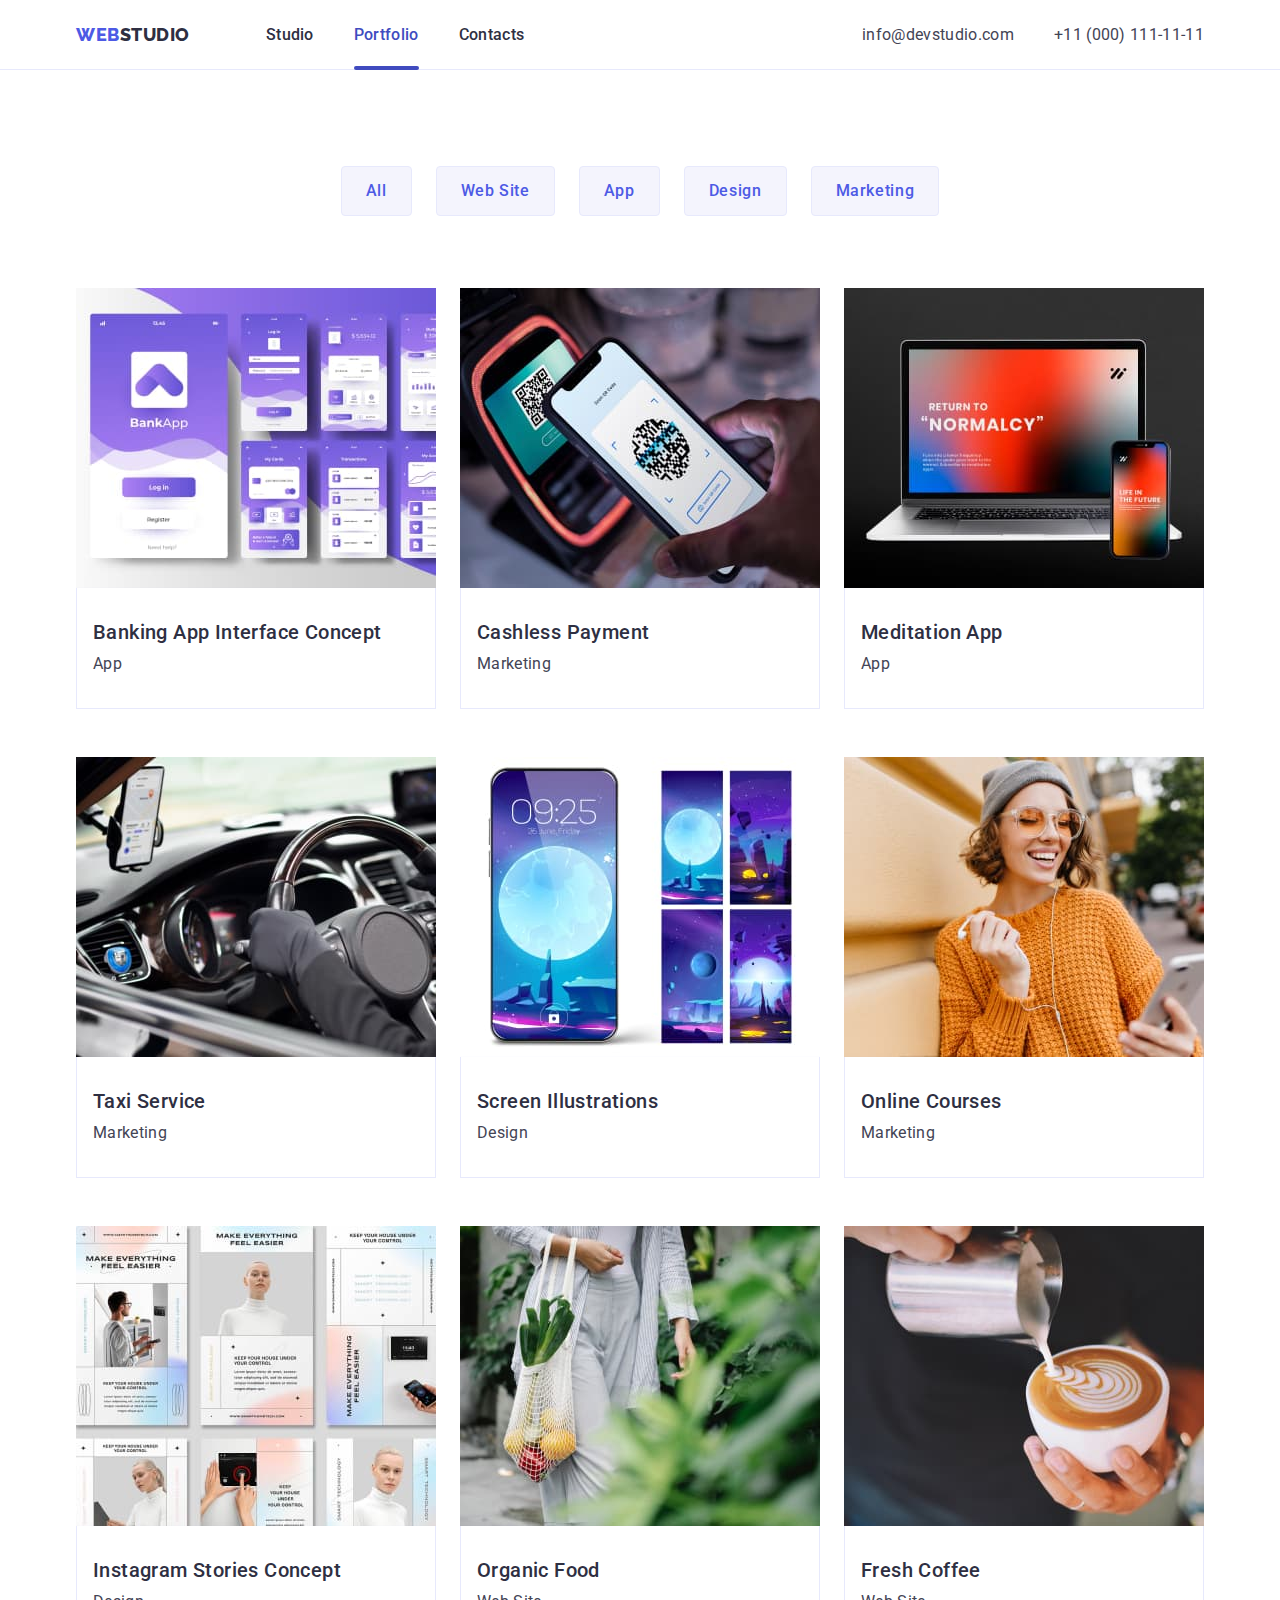
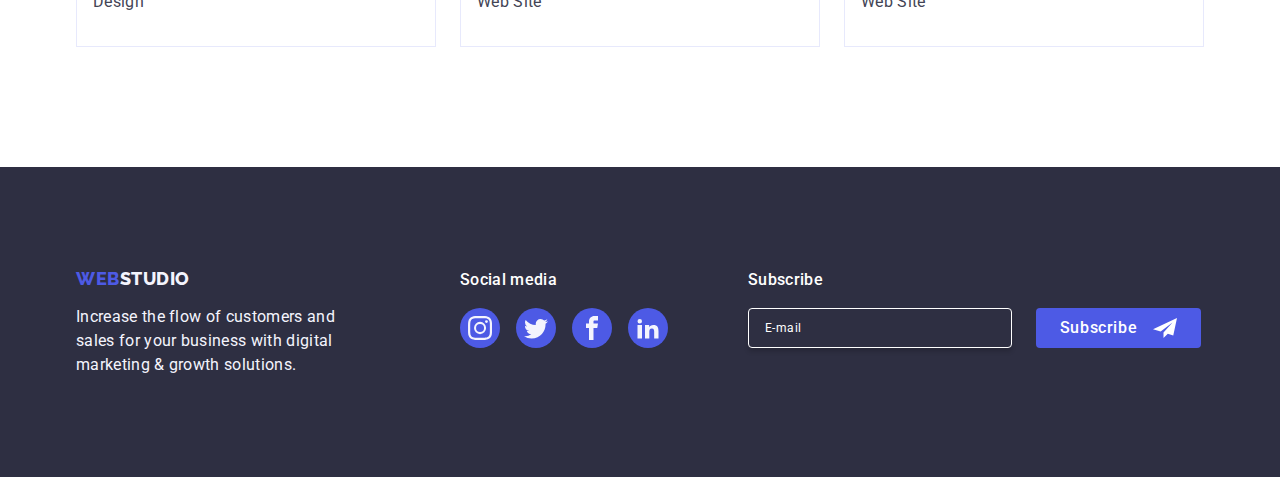
<file: portfolio.html>
<!DOCTYPE html>
<html lang="en">
  <head>
    <meta charset="UTF-8" />
    <meta name="viewport" content="width=device-width, initial-scale=1.0" />
    <title>Portfolio</title>
    <link rel="preconnect" href="https://fonts.googleapis.com" />
    <link rel="preconnect" href="https://fonts.gstatic.com" crossorigin />
    <link
      rel="stylesheet"
      href="https://cdnjs.cloudflare.com/ajax/libs/modern-normalize/1.0.0/modern-normalize.min.css"
    />
    <link
      href="https://fonts.googleapis.com/css2?family=Raleway:wght@800&family=Roboto:wght@400;500;700;900&display=swap"
      rel="stylesheet"
    />

    <link href="css/styles.css" rel="stylesheet" />
  </head>

  <body>
    <header class="header-container">
      <div class="header-position">
        <nav class="nav">
          <a href="./index.html" class="logo"
            ><span class="web-hover"> Web</span>
            <span class="studio-highlight">Studio</span></a
          >

          <ul class="nav-menu">
            <li>
              <a class="nav-menu-link" href="./index.html">Studio</a>
            </li>
            <li>
              <a class="nav-menu-link link-active" href="./portfolio.html"
                >Portfolio</a
              >
            </li>
            <li>
              <a class="nav-menu-link" href="">Contacts</a>
            </li>
          </ul>
        </nav>

        <address>
          <ul class="nav-menu">
            <li>
              <a class="contact-link" href="mailto:info@devstudio.com"
                >info@devstudio.com</a
              >
            </li>
            <li>
              <a class="contact-link" href="tel:+110001111111"
                >+11 (000) 111-11-11</a
              >
            </li>
          </ul>
        </address>
      </div>
    </header>

    <main class="background">
      <section class="section-portfolio">
        <div class="container">
          <h1 class="visually-hidden">...</h1>
          <ul class="nav-button">
            <li><button class="button-style" type="button">All</button></li>
            <li>
              <button class="button-style" type="button">Web Site</button>
            </li>
            <li><button class="button-style" type="button">App</button></li>
            <li><button class="button-style" type="button">Design</button></li>
            <li>
              <button class="button-style" type="button">Marketing</button>
            </li>
          </ul>

          <ul class="list">
            <li class="list-style-portfolio">
              <a class="link-decoration" href="">
                <div class="overlay-link">
                  <img
                    src="./images/bank_app.jpg"
                    width="360"
                    height="300"
                    alt="Bank aplications"
                  />
                  <p class="overlay-text">
                    14 Stylish and User-Friendly App Design Concepts · Task
                    Manager App · Calorie Tracker App · Exotic Fruit Ecommerce
                    App · Cloud Storage App
                  </p>
                </div>
                <div class="link-style">
                  <h2 class="photo-list-name">Banking App Interface Concept</h2>
                  <p class="photo-list-type">App</p>
                </div>
              </a>
            </li>

            <li class="list-style-portfolio">
              <a class="link-decoration" href="">
                <div class="overlay-link">
                  <img
                    src="./images/telefon.jpg"
                    width="360"
                    height="300"
                    alt="Payment by mobilephone"
                  />
                  <p class="overlay-text">
                    14 Stylish and User-Friendly App Design Concepts · Task
                    Manager App · Calorie Tracker App · Exotic Fruit Ecommerce
                    App · Cloud Storage App
                  </p>
                </div>
                <div class="link-style">
                  <h2 class="photo-list-name">Cashless Payment</h2>
                  <p class="photo-list-type">Marketing</p>
                </div>
              </a>
            </li>
            <li class="list-style-portfolio">
              <a class="link-decoration" href="">
                <div class="overlay-link">
                  <img
                    src="./images/laptop.jpg"
                    width="360"
                    height="300"
                    alt="Laptop
            and mobilephone"
                  />
                  <p class="overlay-text">
                    14 Stylish and User-Friendly App Design Concepts · Task
                    Manager App · Calorie Tracker App · Exotic Fruit Ecommerce
                    App · Cloud Storage App
                  </p>
                </div>
                <div class="link-style">
                  <h2 class="photo-list-name">Meditation App</h2>
                  <p class="photo-list-type">App</p>
                </div>
              </a>
            </li>
            <li class="list-style-portfolio">
              <a class="link-decoration" href="">
                <div class="overlay-link">
                  <img
                    src="./images/taxi.jpg"
                    width="360"
                    height="300"
                    alt="Car inside"
                  />
                  <p class="overlay-text">
                    14 Stylish and User-Friendly App Design Concepts · Task
                    Manager App · Calorie Tracker App · Exotic Fruit Ecommerce
                    App · Cloud Storage App
                  </p>
                </div>
                <div class="link-style">
                  <h2 class="photo-list-name">Taxi Service</h2>
                  <p class="photo-list-type">Marketing</p>
                </div>
              </a>
            </li>
            <li class="list-style-portfolio">
              <a class="link-decoration" href="">
                <div class="overlay-link">
                  <img
                    src="./images/ekrany.jpg"
                    width="360"
                    height="300"
                    alt="Screens"
                  />
                  <p class="overlay-text">
                    14 Stylish and User-Friendly App Design Concepts · Task
                    Manager App · Calorie Tracker App · Exotic Fruit Ecommerce
                    App · Cloud Storage App
                  </p>
                </div>
                <div class="link-style">
                  <h2 class="photo-list-name">Screen Illustrations</h2>
                  <p class="photo-list-type">Design</p>
                </div>
              </a>
            </li>
            <li class="list-style-portfolio">
              <a class="link-decoration" href="">
                <div class="overlay-link">
                  <img
                    src="./images/baba.jpg"
                    width="360"
                    height="300"
                    alt="Young women in orange sweater"
                  />
                  <p class="overlay-text">
                    14 Stylish and User-Friendly App Design Concepts · Task
                    Manager App · Calorie Tracker App · Exotic Fruit Ecommerce
                    App · Cloud Storage App
                  </p>
                </div>
                <div class="link-style">
                  <h2 class="photo-list-name">Online Courses</h2>
                  <p class="photo-list-type">Marketing</p>
                </div>
              </a>
            </li>
            <li class="list-style-portfolio">
              <a class="link-decoration" href="">
                <div class="overlay-link">
                  <img
                    src="./images/ludzie.jpg"
                    width="360"
                    height="300"
                    alt="People miniatures"
                  />
                  <p class="overlay-text">
                    14 Stylish and User-Friendly App Design Concepts · Task
                    Manager App · Calorie Tracker App · Exotic Fruit Ecommerce
                    App · Cloud Storage App
                  </p>
                </div>
                <div class="link-style">
                  <h2 class="photo-list-name">Instagram Stories Concept</h2>
                  <p class="photo-list-type">Design</p>
                </div>
              </a>
            </li>
            <li class="list-style-portfolio">
              <a class="link-decoration" href="">
                <div class="overlay-link">
                  <img
                    src="./images/zakupy.jpg"
                    width="360"
                    height="300"
                    alt="Organic food in the bag"
                  />
                  <p class="overlay-text">
                    14 Stylish and User-Friendly App Design Concepts · Task
                    Manager App · Calorie Tracker App · Exotic Fruit Ecommerce
                    App · Cloud Storage App
                  </p>
                </div>
                <div class="link-style">
                  <h2 class="photo-list-name">Organic Food</h2>
                  <p class="photo-list-type">Web Site</p>
                </div>
              </a>
            </li>
            <li class="list-style-portfolio">
              <a class="link-decoration" href="">
                <div class="overlay-link">
                  <img
                    src="./images/kawa.jpg"
                    width="360"
                    height="300"
                    alt="Coffee with milk"
                  />
                  <p class="overlay-text">
                    14 Stylish and User-Friendly App Design Concepts · Task
                    Manager App · Calorie Tracker App · Exotic Fruit Ecommerce
                    App · Cloud Storage App
                  </p>
                </div>
                <div class="link-style">
                  <h2 class="photo-list-name">Fresh Coffee</h2>

                  <p class="photo-list-type">Web Site</p>
                </div>
              </a>
            </li>
          </ul>
        </div>
      </section>
    </main>

    <footer class="footer-container">
      <div class="footer-position">
        <div class="footer-logo-wrapper">
          <a href="./index.html" class="logo-footer">
            <span class="web-hover"> Web</span
            ><span class="footer-highlight">Studio</span></a
          >
          <p class="footer-text">
            Increase the flow of customers and sales for your business with
            digital marketing & growth solutions.
          </p>
        </div>
        <div>
          <p class="social-text">Social media</p>
          <ul class="footer-social-position">
            <li class="footer-social-icon">
              <a class="footer-social-link" href="">
                <svg width="24" height="24" class="footer-social-icon-color">
                  <use href="./images/icons.svg#icon-instagram-2"></use>
                </svg>
              </a>
            </li>
            <li class="footer-social-icon">
              <a class="footer-social-link" href="">
                <svg width="24" height="24" class="footer-social-icon-color">
                  <use href="./images/icons.svg#icon-twitter"></use>
                </svg>
              </a>
            </li>
            <li class="footer-social-icon">
              <a class="footer-social-link" href="">
                <svg width="24" height="24" class="footer-social-icon-color">
                  <use href="./images/icons.svg#icon-facebook"></use>
                </svg>
              </a>
            </li>
            <li class="footer-social-icon">
              <a class="footer-social-link" href="">
                <svg width="24" height="24" class="footer-social-icon-color">
                  <use href="./images/icons.svg#icon-linkedin2"></use>
                </svg>
              </a>
            </li>
          </ul>
        </div>
        <div class="form-container">
          <p class="subscribe">Subscribe</p>
          <form class="form-subscribe">
            <label class="label-email">
              <input
                class="input-email"
                name="mail"
                type="email"
                placeholder="E-mail"
                required
              />
            </label>
            <button class="button-subscribe" type="submit">
              Subscribe
              <svg class="frame" width="24" height="24">
                <use href="./images/contact.svg#icon-Frame-3"></use>
              </svg>
            </button>
          </form>
        </div>
      </div>
    </footer>
    <script src="./js/modal.js"></script>
  </body>
</html>
</file>
<file: css/styles.css>
:root {
  --color-iris: #4d5ae5;
  --color-ocean: #404bbf;
  --color-navyblue: #2e2f42;
  --color-slate: #434455;
  --color-white: white;
  --color-cloud: #f4f4fd;
  --color-green: #31d0aa;
  --color-light-slate: #8e8f99;
  --color-cornflower: #e7e9fc;
}

* {
  box-sizing: border-box;
  margin: 0;
  padding: 0;
}

.visually-hidden {
  position: absolute;
  width: 1px;
  height: 1px;
  margin: -1px;
  border: 0;
  padding: 0;
  white-space: nowrap;
  clip-path: inset(100%);
  clip: rect(0 0 0 0);
  overflow: hidden;
}

img {
  display: block;
  max-width: 100%;
  height: auto;
}

.header-container {
  border-bottom: 1px solid #e7e9fc;
  background-color: var(--color-white);
  box-shadow: 0px 2px 1px rgba(46, 47, 66, 0.08),
    0px 1px 1px rgba(46, 47, 66, 0.16), 0px 1px 6px rgba(46, 47, 66, 0.08);
}

.header-position {
  padding: 0 15px;
  max-width: 1158px;
  margin: 0 auto;
  display: flex;
  align-items: center;
  justify-content: space-between;
}

.container {
  padding: 0 15px;
  margin: 0 auto;
  max-width: 1158px;
}

.nav {
  display: flex;
  align-items: center;
}

.nav-menu {
  list-style: none;
  display: flex;
  gap: 40px;
  align-items: center;
}

.nav-menu-link {
  color: var(--color-navyblue);
  font-weight: 500;
  line-height: 1.5;
  letter-spacing: 0.02em;
  padding: 24px 0;
  text-decoration: none;
  transition: color 250ms cubic-bezier(0.4, 0, 0.2, 1);
}

.link-active {
  position: relative;
  color: var(--color-ocean);
}

.link-active::after {
  content: "";
  width: 100%;
  height: 4px;
  border-radius: 2px;
  background: var(--OCEAN, #404bbf);
  display: block;
  margin-top: 20px;
  position: absolute;
  left: 0;
  bottom: -2px;
}

.nav-menu-link:hover,
.nav-menu-link:focus {
  color: var(--color-ocean);
}

.logo {
  font-family: Raleway, sans-serif;
  font-size: 18px;
  font-weight: 800;
  line-height: 1.17;
  letter-spacing: 0.03em;
  color: var(--color-iris);
  text-transform: uppercase;
  margin-right: 76px;
  padding-top: 24px;
  padding-bottom: 24px;
  display: flex;
  text-decoration: none;
}
.web-hover:hover,
.web-hover:focus {
  color: var(--color-ocean);
}

.studio-highlight {
  color: var(--color-navyblue);
}

.header-list {
  font-size: 20px;
  font-weight: 500;
  color: var(--color-navyblue);
  line-height: 1.2;
  letter-spacing: 0.02em;
  margin-bottom: 8px;
}

.header-list-type {
  font-size: 16px;
  line-height: 1.5;
  letter-spacing: 0.02em;
  color: var(--color-slate);
}

.contact-link {
  color: var(--color-slate);
  font-style: normal;
  line-height: 1.5;
  letter-spacing: 0.02em;
  text-decoration: none;
  transition: color 250ms cubic-bezier(0.4, 0, 0.2, 1);
}

.contact-link:hover,
.contact-link:focus {
  color: var(--color-ocean);
}

.layered-background {
  margin: auto;
  background-color: var(--color-navyblue);
  padding: 188px 0;
  max-width: 1440px;
  background-repeat: no-repeat;
  background-position: center;
  background-size: cover;
  background-image: linear-gradient(
      rgba(46, 47, 66, 0.7),
      rgba(46, 47, 66, 0.7)
    ),
    url(../images/people-office.jpg);
}

.header-index {
  color: var(--WHITE, #fff);
  text-align: center;
  font-size: 56px;
  line-height: 1.07;
  letter-spacing: 0.02em;
  max-width: 496px;
  margin: 0 auto;
  padding-bottom: 48px;
}

.button-header {
  color: var(--color-white);
  font-family: "Roboto", sans-serif;
  font-size: 16px;
  font-weight: 500;
  line-height: 1.5;
  letter-spacing: 0.04em;
  background-color: var(--color-iris);
  cursor: pointer;
  display: block;
  justify-content: center;
  min-width: 169px;
  height: 56px;
  border: none;
  border-radius: 4px;
  margin: 0 auto;
  transition: background-color 250ms cubic-bezier(0.4, 0, 0.2, 1);
}

.button-header:hover,
.button-header:focus,
.button-style:hover,
.button-style:focus {
  background: var(--color-ocean);
  color: var(--color-white);
  border: 1px solid transparent;
  box-shadow: 0px 2px 2px 0px rgba(0, 0, 0, 0.12),
    0px 2px 1px 0px rgba(0, 0, 0, 0.08), 0px 3px 1px 0px rgba(0, 0, 0, 0.1);
}

button {
  cursor: pointer;
  border: none;
  border-radius: 4px;
}

.nav-button {
  display: flex;
  list-style: none;
  margin: 0;
  padding-left: 0;
  justify-content: center;
  gap: 24px;
  margin-bottom: 72px;
}

.button-style {
  font-family: "Roboto", sans-serif;
  font-weight: 500;
  font-size: 16px;
  line-height: 1.5;
  letter-spacing: 0.04em;
  color: var(--color-iris);
  background: var(--color-cloud);
  cursor: pointer;
  padding: 12px 24px;
  border: 1px solid #e7e9fc;
  transition: color 250ms cubic-bezier(0.4, 0, 0.2, 1),
    background-color 250ms cubic-bezier(0.4, 0, 0.2, 1),
    border-color 250ms cubic-bezier(0.4, 0, 0.2, 1),
    box-shadow 250ms cubic-bezier(0.4, 0, 0.2, 1);
}

.section-two,
.section-five {
  padding: 120px 0;
}

.section-tree {
  padding-bottom: 120px;
}

.list-wrapper {
  display: flex;
  list-style: none;
  gap: 24px;
}

.list-style {
  flex-basis: calc((100% - 72px) / 4);
  max-width: calc((100% - 72px) / 4);
}

.icon-list-wrapper {
  display: flex;
  align-items: center;
  justify-content: center;
  height: 112px;
  background-color: var(--color-cloud);
  border-radius: 4px;
  margin-bottom: 8px;
}

.icon-list {
  width: 64px;
  height: 64px;
}

body {
  font-family: "Roboto", sans-serif;
  color: #434455;
  line-height: 1.6;
  background-color: var(--color-white);
}

.background {
  background-color: var(--color-white);
}

.title-style {
  font-size: 36px;
  font-weight: 700;
  line-height: 1.11;
  letter-spacing: 0.02em;
  color: var(--color-navyblue);
  text-transform: capitalize;
  margin-bottom: 72px;
}

.photo-item {
  flex-basis: calc((100% - 3 * 16px) / 3);
}

.location {
  text-align: center;
}

.section-four {
  background-color: var(--color-cloud);
  padding-top: 120px;
  padding-bottom: 120px;
}

.section-list-style {
  background-color: var(--color-white);
  flex-basis: calc((100% - 3 * 24px) / 4);
  border-radius: 0px 0px 4px 4px;
  box-shadow: 0px 2px 1px 0px rgba(46, 47, 66, 0.08),
    0px 1px 1px 0px rgba(46, 47, 66, 0.16),
    0px 1px 6px 0px rgba(46, 47, 66, 0.08);
}

.header-list-wrapper {
  padding: 32px 0px;
}

.name-list {
  font-size: 20px;
  font-weight: 500;
  color: var(--color-navyblue);
  line-height: 1.2;
  letter-spacing: 0.02em;
  text-align: center;
  margin-bottom: 8px;
}

.position-name {
  line-height: 1.5;
  letter-spacing: 0.02em;
  color: var(--color-slate);
  text-align: center;
}

.team-social {
  display: flex;
  justify-content: center;
  gap: 24px;
}

.team-social-icon {
  width: 40px;
  height: 40px;
  list-style: none;
  gap: 24px;
  margin-top: 8px;
}

.team-social-icon-link {
  width: 100%;
  height: 100%;
  background-color: #4d5ae5;
  border-radius: 50%;
  display: flex;
  align-items: center;
  justify-content: center;
  transition: background-color 250ms cubic-bezier(0.4, 0, 0.2, 1);
}

.team-social-icon-link:hover,
.team-social-icon-link:focus {
  background-color: var(--color-ocean);
}

.social-icon-color {
  fill: #f4f4fd;
  display: inline-block;
  width: 1em;
  height: 1em;
  stroke-width: 0;
  stroke: currentColor;
}

.photo-list-name {
  font-size: 20px;
  font-weight: 500;
  line-height: 1.2;
  letter-spacing: 0.02em;
  color: var(--color-navyblue);
  margin-bottom: 8px;
}

.photo-list-type {
  line-height: 1.5;
  color: var(--color-slate);
  letter-spacing: 0.02em;
}

.section-portfolio {
  padding-top: 96px;
  padding-bottom: 120px;
}

.link-decoration {
  text-decoration: none;
  display: block;
  transition: box-shadow 250ms cubic-bezier(0.4, 0, 0.2, 1);
}

.list {
  display: flex;
  flex-wrap: wrap;
  column-gap: 24px;
  row-gap: 48px;
  list-style: none;
  flex-basis: calc((100% - 48px) / 3);
}

.list-style-portfolio {
  flex-basis: calc((100% - 48px) / 3);
  display: block;
  transition: box-shadow 250ms cubic-bezier(0.4, 0, 0.2, 1);
}

.overlay-link {
  position: relative;
  overflow: hidden;
}

.overlay-text {
  top: 0;
  font-size: 16px;
  color: var(--color-cloud);
  line-height: 1.5;
  letter-spacing: 0.32px;
  position: absolute;
  padding: 40px 32px;
  width: 100%;
  height: 100%;
  background-color: var(--color-iris);
  transform: translateY(100%);
  transition: transform 250ms cubic-bezier(0.4, 0, 0.2, 1);
}

.link-decoration:hover .overlay-text,
.link-decoration:focus .overlay-text {
  transform: translateY(0%);
}

.link-decoration:hover,
.link-decoration:focus {
  box-shadow: 0px 1px 6px rgba(46, 47, 66, 0.08),
    0px 1px 1px rgba(46, 47, 66, 0.16), 0px 2px 1px rgba(46, 47, 66, 0.08);
}

.link-style {
  padding: 32px 16px;
  border: 1px solid #e7e9fc;
  border-top: none;
  max-width: 100%;
  height: auto;
}

.customers {
  font-size: 36px;
  line-height: 1.11;
  color: var(--color-navyblue);
  margin-bottom: 72px;
}

.logo-icon {
  width: calc((100% - 120px) / 6);
  height: 88px;
}

.logo-icon-link {
  width: 100%;
  height: 100%;
  border: 1px solid #8e8f99;
  border-radius: 4px;
  display: flex;
  align-items: center;
  justify-content: center;
  color: var(--color-light-slate);
  transition: border-color 250ms cubic-bezier(0.4, 0, 0.2, 1),
    color 250ms cubic-bezier(0.4, 0, 0.2, 1);
}

.logo-icon-link:hover,
.logo-icon-link:focus {
  border-color: var(--color-ocean);
  color: var(--color-ocean);
}

.logo-icon-color {
  fill: currentColor;
}

.footer-container {
  padding: 100px 0;
  background: var(--color-navyblue);
}

.footer-logo-wrapper {
  margin-right: 120px;
}

.footer-position {
  display: flex;
  align-items: baseline;
  padding: 0 15px;
  margin: 0 auto;
  max-width: 1158px;
}

.logo-footer {
  font-family: Raleway, sans-serif;
  font-size: 18px;
  font-weight: 800;
  line-height: 1.17;
  letter-spacing: 0.03em;
  color: var(--color-iris);
  text-transform: uppercase;
  margin-bottom: 16px;
  display: inline-block;
  text-decoration: none;
}
.footer-highlight {
  color: var(--color-cloud);
}

.footer-text {
  color: var(--color-cloud);
  line-height: 1.5;
  letter-spacing: 0.02em;
  max-width: 264px;
}

.social-text {
  font-weight: 500;
  line-height: 1.5;
  letter-spacing: 0.02em;
  color: var(--color-white);
  margin-bottom: 16px;
}

.footer-social-position {
  display: flex;
  gap: 16px;
}

.footer-social-icon {
  height: 40px;
  width: 40px;
  list-style: none;
  gap: 16px;
}

.footer-social-link {
  width: 100%;
  height: 100%;
  background-color: var(--color-iris);
  border-radius: 50%;
  display: flex;
  align-items: center;
  justify-content: center;
  transition: background-color 250ms cubic-bezier(0.4, 0, 0.2, 1);
}
.footer-social-link:focus,
.footer-social-link:hover {
  background-color: var(--color-green);
}

.footer-social-icon-color {
  fill: var(--color-cloud);
}

.backdrop {
  position: fixed;
  top: 0;
  left: 0;
  width: 100%;
  height: 100%;
  background-color: rgba(46, 47, 66, 0.4);
  transition: opacity 250ms cubic-bezier(0.4, 0, 0.2, 1),
    visibility 250ms cubic-bezier(0.4, 0, 0.2, 1);
}

.is-hidden {
  opacity: 0;
  visibility: hidden;
  pointer-events: none;
}

.modal {
  position: absolute;
  top: 50%;
  left: 50%;
  transform: translate(-50%, -50%) scale(1);
  width: 408px;
  min-height: 584px;
  background: #fcfcfc;
  box-shadow: 0px 1px 1px rgba(0, 0, 0, 0.14), 0px 1px 3px rgba(0, 0, 0, 0.12),
    0px 2px 1px rgba(0, 0, 0, 0.2);
  border-radius: 4px;
  transition: transform 250ms cubic-bezier(0.4, 0, 0.2, 1);
  padding: 72px 24px 24px 24px;
}

.close-button {
  position: absolute;
  top: 24px;
  right: 24px;
  width: 24px;
  height: 24px;
  border-radius: 50%;
  display: flex;
  align-items: center;
  justify-content: center;
  background-color: var(--color-cornflower);
  border: 1px solid rgba(0, 0, 0, 0.1);
  padding: 0;
  cursor: pointer;
  transition: background-color 250ms cubic-bezier(0.4, 0, 0.2, 1),
    border 250ms cubic-bezier(0.4, 0, 0.2, 1);
}

.close-button:hover,
.close-button:focus {
  background-color: var(--color-ocean);
  border: none;
  fill: #ffffff;
}

.icon-modal {
  transition: fill 250ms cubic-bezier(0.4, 0, 0.2, 1);
}

.title-modal {
  font-weight: 500;
  font-size: 16px;
  line-height: 1.5;
  text-align: center;
  letter-spacing: 0.02em;
  color: var(--color-navyblue);
  margin-bottom: 16px;
}

.contact-modal {
  margin-bottom: 8px;
}

.title-contact-modal {
  font-size: 12px;
  line-height: 1.17;
  letter-spacing: 0.04em;
  color: var(--color-light-slate);
  display: block;
  margin-bottom: 4px;
}

.wrapper-contact-modal {
  position: relative;
}

.contact-info {
  width: 100%;
  height: 40px;
  border: 1px solid rgba(46, 47, 66, 0.4);
  border-radius: 4px;
  background-color: transparent;
  padding-left: 38px;
  outline: transparent;
  transition: border-color 250ms cubic-bezier(0.4, 0, 0.2, 1);
}

.contact-info:focus,
.contact-info:hover {
  border-color: #4d5ae5;
}

.icon-contact-modal {
  position: absolute;
  left: 16px;
  top: 50%;
  transform: translateY(-50%);
  transition: fill 250ms cubic-bezier(0.4, 0, 0.2, 1);
}

.wrapper-contact-modal:focus-within {
  fill: #4d5ae5;
}

.comment-modal {
  margin-bottom: 16px;
}

.text-area {
  width: 100%;
  height: 120px;
  font-size: 12px;
  line-height: 1.17;
  letter-spacing: 0.04em;
  color: rgba(46, 47, 66, 0.4);
  border: 1px solid rgba(46, 47, 66, 0.4);
  border-radius: 4px;
  background-color: transparent;
  padding: 8px 16px;
  outline: transparent;
  resize: none;
  transition: border-color 250ms cubic-bezier(0.4, 0, 0.2, 1);
}

.text-area:focus,
.text-area:hover {
  border-color: #4d5ae5;
}

.wrapper-terms {
  margin-bottom: 24px;
}

.form-label {
  font-size: 12px;
  font-weight: 400;
  line-height: 1.17;
  letter-spacing: 0.04em;
  color: var(--color-light-slate);
  display: block;
  align-items: center;
  justify-content: center;
  position: relative;
  gap: 8px;
}

.checkbox {
  width: 16px;
  height: 16px;
  border: 1px solid rgba(46, 47, 66, 0.4);
  border-radius: 2px;
  transition: background-color 250ms cubic-bezier(0.4, 0, 0.2, 1),
    border 250ms cubic-bezier(0.4, 0, 0.2, 1),
    fill 250ms cubic-bezier(0.4, 0, 0.2, 1);
  display: inline-flex;
  align-items: center;
  justify-content: center;
  fill: transparent;
}

.icon-click {
  transition: fill 250ms cubic-bezier(0.4, 0, 0.2, 1);
}

.input-checkbox:checked + .form-label .checkbox {
  background-color: var(--color-ocean);
  fill: var(--color-cloud);
  border: none;
}

.privacy-policy {
  color: var(--color-iris);
}

.button-send {
  display: block;
  justify-content: center;
  min-width: 169px;
  height: 56px;
  font-family: "Roboto", sans-serif;
  font-size: 16px;
  font-weight: 500;
  line-height: 1.5;
  letter-spacing: 0.04em;
  color: var(--color-white);
  cursor: pointer;
  background-color: var(--color-iris);
  border: none;
  border-radius: 4px;
  margin: 0 auto;
  transition: background-color 250ms cubic-bezier(0.4, 0, 0.2, 1);
  box-shadow: 0px 2px 1px rgba(46, 47, 66, 0.08),
    0px 1px 1px rgba(46, 47, 66, 0.16), 0px 1px 6px rgba(46, 47, 66, 0.08);
}
.button-send:hover {
  background: var(--color-ocean);
  color: var(--color-white);
}

.form-container {
  margin-left: 80px;
}

.subscribe {
  margin-bottom: 16px;
  font-weight: 500;
  font-size: 16px;
  line-height: 1.5;
  letter-spacing: 0.02em;
  color: var(--color-white);
}

.form-subscribe {
  display: flex;
  gap: 24px;
}

.input-email {
  height: 40px;
  width: 264px;
  border: 1px solid #ffffff;
  background-color: transparent;
  font-size: 12px;
  line-height: 1.5;
  letter-spacing: 0.04em;
  padding-left: 16px;
  box-shadow: 0px 4px 4px 0px rgba(0, 0, 0, 0.15);
  border-radius: 4px;
  color: var(--color-white);
}

.input-email::placeholder {
  color: var(--color-white);
}

.button-subscribe {
  min-width: 165px;
  height: 40px;
  display: flex;
  justify-content: center;
  align-items: center;
  font-family: "Roboto", sans-serif;
  font-size: 16px;
  font-weight: 500;
  line-height: 1.5;
  letter-spacing: 0.04em;
  color: var(--color-white);
  cursor: pointer;
  background-color: var(--color-iris);
  border: none;
  border-radius: 4px;
}

.button-subscribe:hover {
  background: var(--color-ocean);
  color: var(--color-white);
}

.frame {
  margin-left: 16px;
}
</file>
